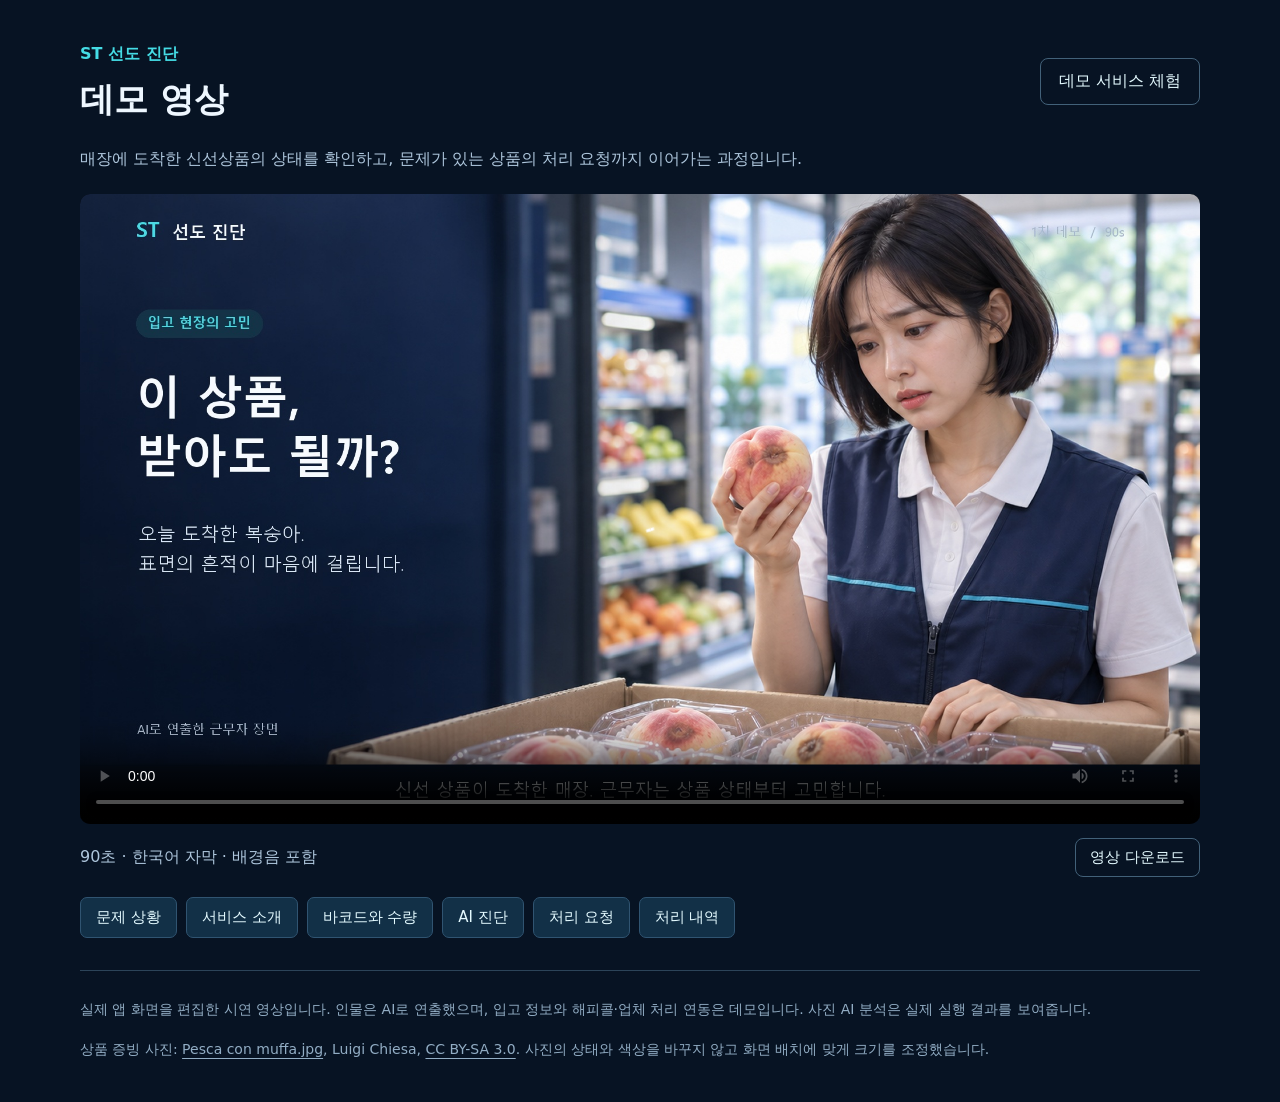
<file: demo/index.html>
<!doctype html>
<html lang="ko">
<head>
  <meta charset="utf-8">
  <meta name="viewport" content="width=device-width,initial-scale=1">
  <meta name="description" content="ST 선도 진단 데모. 신선상품 확인부터 처리 요청까지 이어지는 90초 영상을 확인하세요.">
  <title>ST 선도 진단 · 데모 영상</title>
  <link rel="stylesheet" href="demo.css">
  <script src="demo.js" defer></script>
</head>
<body>
<main>
  <header>
    <div><p class="eyebrow">ST 선도 진단</p><h1>데모 영상</h1></div>
    <a href="/">데모 서비스 체험</a>
  </header>
  <p class="intro">매장에 도착한 신선상품의 상태를 확인하고, 문제가 있는 상품의 처리 요청까지 이어가는 과정입니다.</p>
  <video id="film" controls playsinline preload="metadata" poster="poster.jpg" aria-label="ST 선도 진단 90초 데모 영상">
    <source src="ST-demo-v1.mp4" type="video/mp4">
    <track kind="captions" srclang="ko" label="한국어" src="ST-demo-v1.ko.vtt">
    이 브라우저에서는 영상을 재생할 수 없습니다. <a href="ST-demo-v1.mp4">영상 파일 열기</a>
  </video>
  <div class="video-meta"><span>90초 · 한국어 자막 · 배경음 포함</span><a href="ST-demo-v1.mp4" download>영상 다운로드</a></div>
  <nav class="chapters" aria-label="영상 장면 이동">
    <button data-time="0">문제 상황</button><button data-time="14">서비스 소개</button><button data-time="25">바코드와 수량</button><button data-time="40">AI 진단</button><button data-time="53">처리 요청</button><button data-time="72">처리 내역</button>
  </nav>
  <footer>
    <p>실제 앱 화면을 편집한 시연 영상입니다. 인물은 AI로 연출했으며, 입고 정보와 해피콜·업체 처리 연동은 데모입니다. 사진 AI 분석은 실제 실행 결과를 보여줍니다.</p>
    <p>상품 증빙 사진: <a href="https://commons.wikimedia.org/wiki/File:Pesca_con_muffa.jpg">Pesca con muffa.jpg</a>, Luigi Chiesa, <a href="https://creativecommons.org/licenses/by-sa/3.0/">CC BY-SA 3.0</a>. 사진의 상태와 색상을 바꾸지 않고 화면 배치에 맞게 크기를 조정했습니다.</p>
  </footer>
</main>
</body>
</html>
</file>
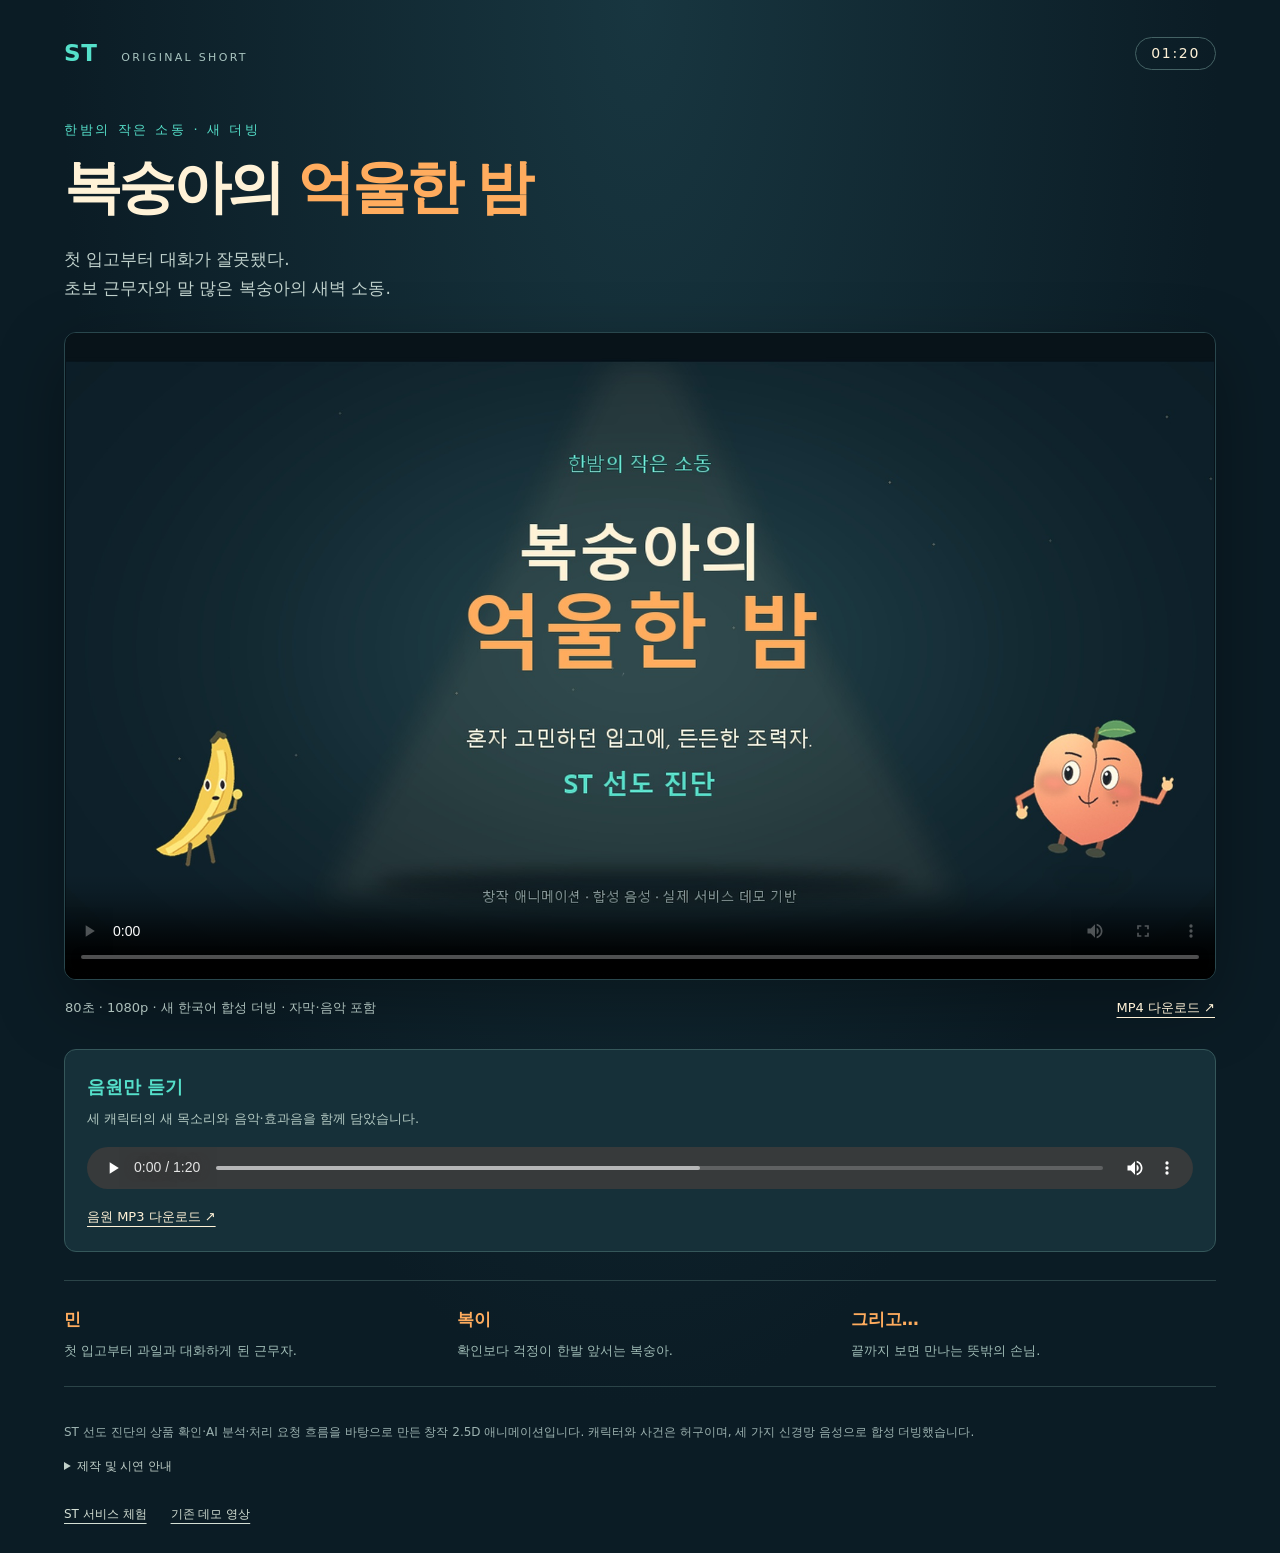
<file: film/index.html>
<!doctype html>
<html lang="ko">
<head>
  <meta charset="utf-8">
  <meta name="viewport" content="width=device-width,initial-scale=1">
  <meta name="theme-color" content="#0b1c25">
  <meta name="description" content="첫 입고부터 대화가 잘못됐다. 초보 근무자와 말 많은 복숭아의 새벽 소동을 그린 80초 애니메이션 단편.">
  <meta property="og:title" content="복숭아의 억울한 밤 — 80초 애니메이션">
  <meta property="og:description" content="초보 근무자 × 말하는 복숭아. 어느 편의점의 새벽에 벌어진 작은 소동.">
  <meta property="og:image" content="https://g23-eight.vercel.app/film/poster.jpg">
  <meta property="og:type" content="video.movie">
  <title>복숭아의 억울한 밤 · 새 한국어 더빙</title>
  <link rel="stylesheet" href="film.css">
</head>
<body>
<main>
  <header><a class="brand" href="/">ST <span>ORIGINAL SHORT</span></a><span class="runtime">01:20</span></header>
  <div class="intro"><p class="eyebrow">한밤의 작은 소동 · 새 더빙</p><h1>복숭아의 <em>억울한 밤</em></h1><p>첫 입고부터 대화가 잘못됐다.<br>초보 근무자와 말 많은 복숭아의 새벽 소동.</p></div>
  <video controls playsinline preload="metadata" poster="poster.jpg" aria-label="복숭아의 억울한 밤 80초 애니메이션 · 새 한국어 합성 더빙">
    <source src="ST-peach-film-natural-v2.mp4" type="video/mp4">
    <track kind="captions" srclang="ko" label="한국어" src="ST-peach-film-natural-v2.ko.vtt">
    <a href="ST-peach-film-natural-v2.mp4">영화 재생하기</a>
  </video>
  <div class="meta"><span>80초 · 1080p · 새 한국어 합성 더빙 · 자막·음악 포함</span><a href="ST-peach-film-natural-v2.mp4" download>MP4 다운로드 ↗</a></div>
  <section class="voice-listen" aria-label="더빙 음원">
    <div><h2>음원만 듣기</h2><p>세 캐릭터의 새 목소리와 음악·효과음을 함께 담았습니다.</p></div>
    <audio controls preload="metadata" aria-label="80초 한국어 합성 더빙 음원"><source src="ST-peach-natural-dub.mp3" type="audio/mpeg"></audio>
    <a href="ST-peach-natural-dub.mp3" download>음원 MP3 다운로드 ↗</a>
  </section>
  <div class="cast"><p><span>민</span>첫 입고부터 과일과 대화하게 된 근무자.</p><p><span>복이</span>확인보다 걱정이 한발 앞서는 복숭아.</p><p><span>그리고…</span>끝까지 보면 만나는 뜻밖의 손님.</p></div>
  <footer>
    <p>ST 선도 진단의 상품 확인·AI 분석·처리 요청 흐름을 바탕으로 만든 창작 2.5D 애니메이션입니다. 캐릭터와 사건은 허구이며, 세 가지 신경망 음성으로 합성 더빙했습니다.</p>
    <details><summary>제작 및 시연 안내</summary><p>오리지널 캐릭터·대본·애니메이션·음악·효과음. 배경 이미지: ImageGen. 기존 ST 결과물의 실제 데모 화면 일부를 사용했습니다. AI는 추가 확인을 안내하며, 최종 현장 확인은 근무자가 합니다. 영상 속 입고·해피콜·업체 처리 연동은 시연용입니다. 접수는 승인 완료를 의미하지 않습니다.</p><p>기존 시연 사진 출처: <a href="https://commons.wikimedia.org/wiki/File:Pesca_con_muffa.jpg">Pesca con muffa.jpg</a> · Luigi Chiesa · <a href="https://creativecommons.org/licenses/by-sa/3.0/">CC BY-SA 3.0</a>.</p></details>
    <nav><a href="/">ST 서비스 체험</a><a href="/demo/">기존 데모 영상</a></nav>
  </footer>
</main>
</body>
</html>
</file>
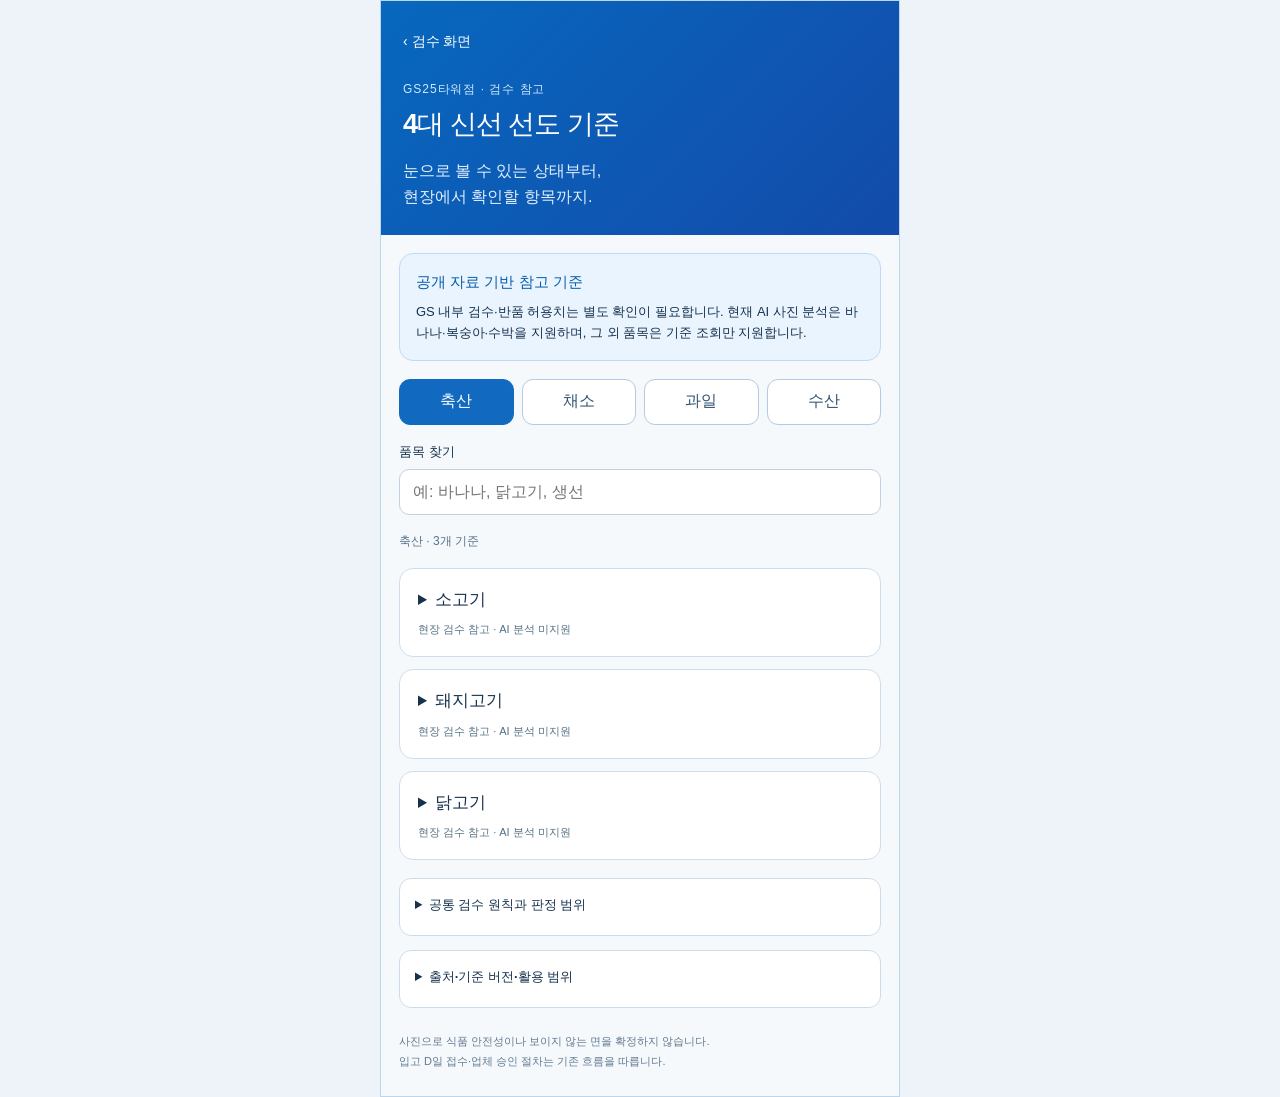
<file: freshness.html>
<!doctype html>
<html lang="ko"><head><meta charset="utf-8"><meta name="viewport" content="width=device-width,initial-scale=1"><title>4대 신선 선도 기준 · ST</title><link rel="stylesheet" href="./freshness.css"><script type="module" src="./freshness.js"></script></head>
<body><main><header><a id="back" href="./index.html">‹ 검수 화면</a><p class="eyebrow">GS25타워점 · 검수 참고</p><h1>4대 신선 선도 기준</h1><p>눈으로 볼 수 있는 상태부터,<br>현장에서 확인할 항목까지.</p></header>
<section class="intro"><strong>공개 자료 기반 참고 기준</strong><p>GS 내부 검수·반품 허용치는 별도 확인이 필요합니다. 현재 AI 사진 분석은 바나나·복숭아·수박을 지원하며, 그 외 품목은 기준 조회만 지원합니다.</p></section>
<nav aria-label="신선 분류" id="categories"></nav><section class="search"><label for="query">품목 찾기</label><input id="query" type="search" placeholder="예: 바나나, 닭고기, 생선" autocomplete="off"></section><p id="count" role="status"></p><section id="profiles" aria-label="품목별 선도 기준"></section>
<details class="common"><summary>공통 검수 원칙과 판정 범위</summary><div id="common"></div></details>
<details class="common"><summary>출처·기준 버전·활용 범위</summary><div id="provenance"></div><button id="download" type="button">기준 데이터 다운로드 (JSON)</button><p>모델 재학습용 정답 사진 데이터가 아닌, 출처가 연결된 참고 지식 데이터입니다.</p></details>
<footer>사진으로 식품 안전성이나 보이지 않는 면을 확정하지 않습니다.<br>입고 D일 접수·업체 승인 절차는 기존 흐름을 따릅니다.</footer></main></body></html>
</file>
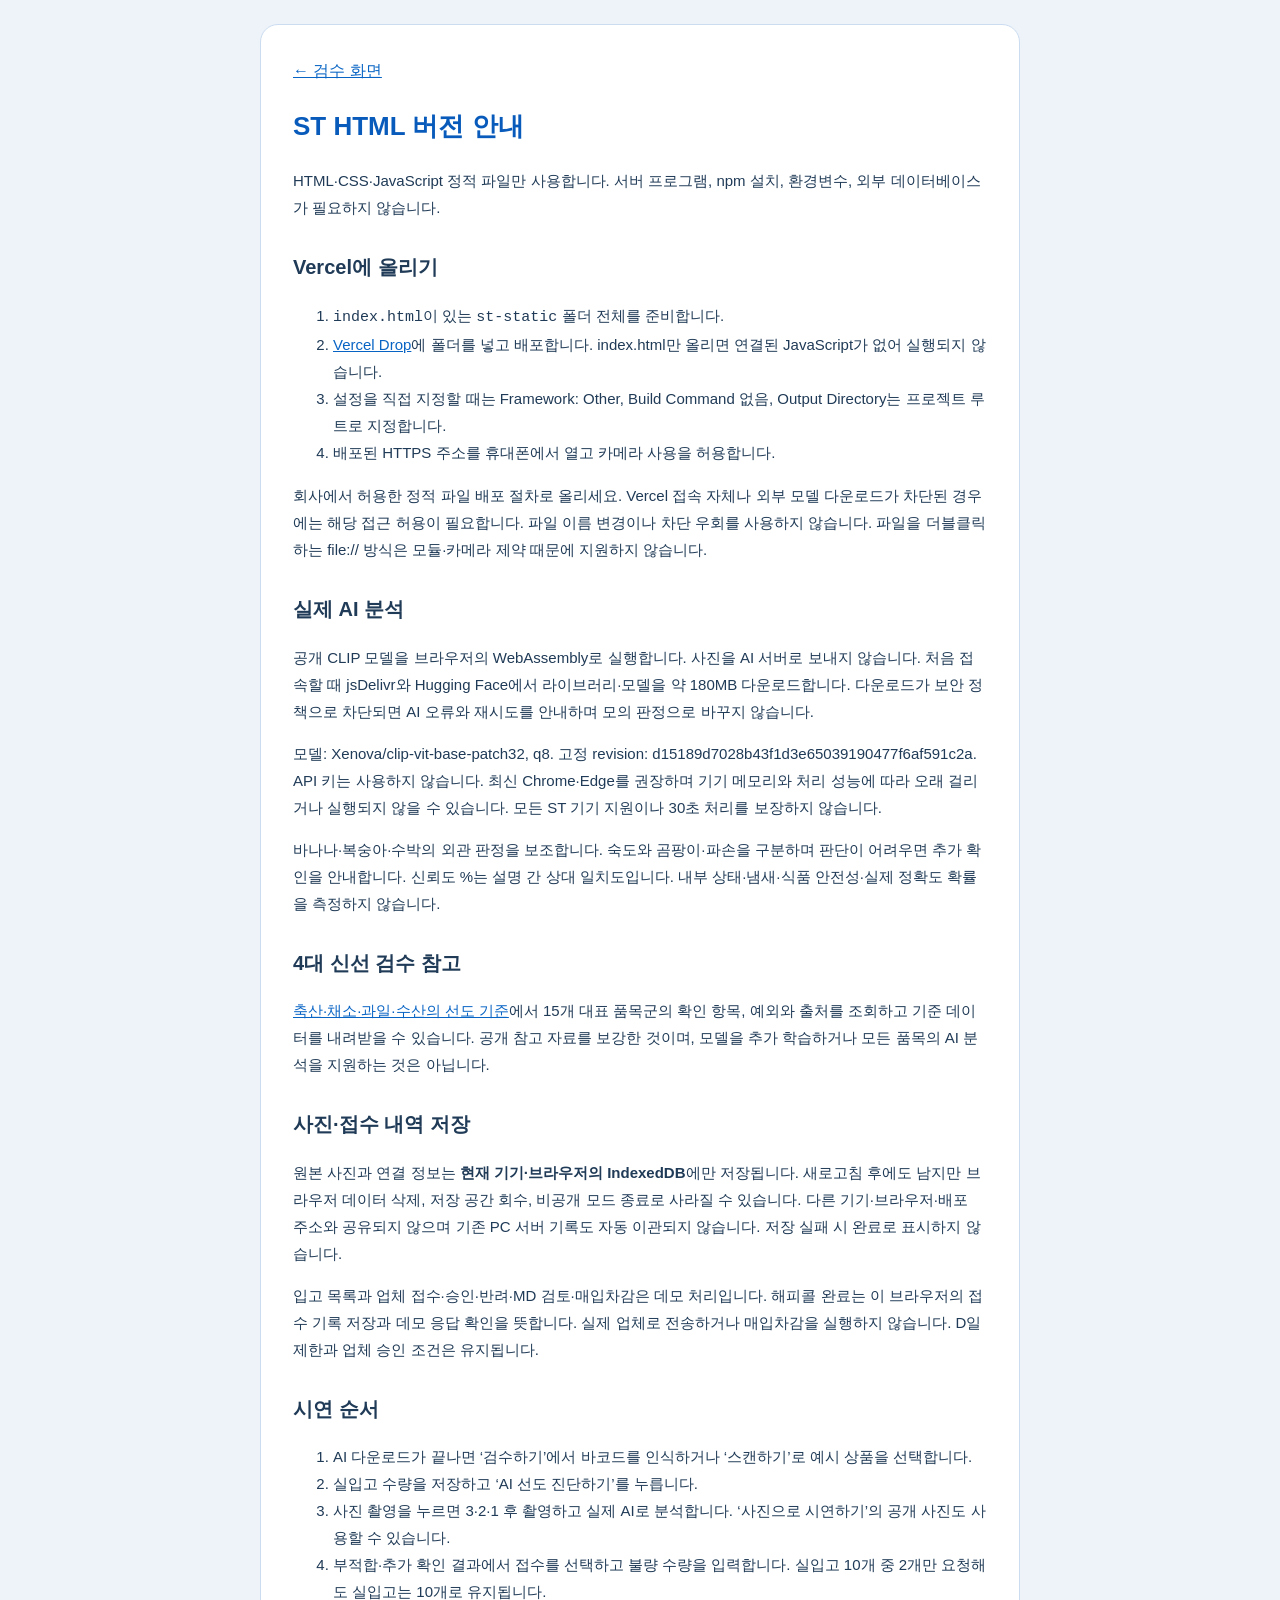
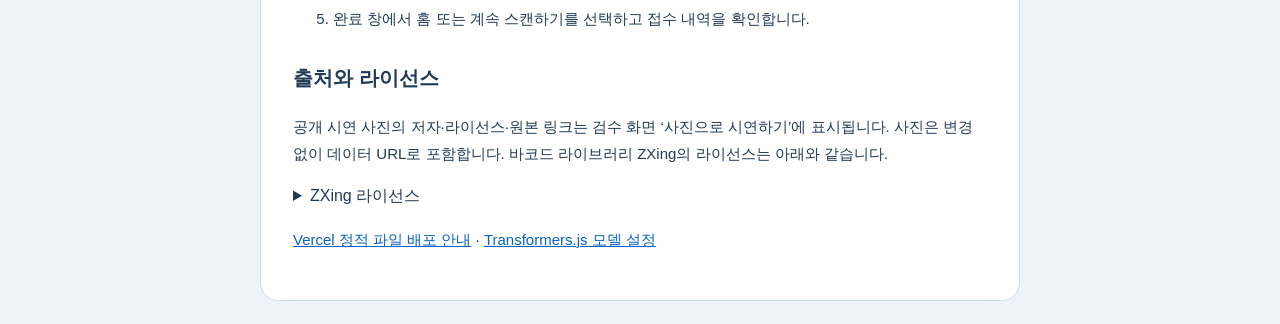
<file: guide.html>
<!doctype html><html lang="ko"><head><meta charset="utf-8"><meta name="viewport" content="width=device-width,initial-scale=1"><title>ST HTML 배포·저장 안내</title><link rel="stylesheet" href="./guide.css"></head><body><main>
<a href="./index.html">← 검수 화면</a><h1>ST HTML 버전 안내</h1>
<p>HTML·CSS·JavaScript 정적 파일만 사용합니다. 서버 프로그램, npm 설치, 환경변수, 외부 데이터베이스가 필요하지 않습니다.</p>
<h2>Vercel에 올리기</h2><ol><li><code>index.html</code>이 있는 <code>st-static</code> 폴더 전체를 준비합니다.</li><li><a href="https://vercel.com/drop" target="_blank" rel="noreferrer">Vercel Drop</a>에 폴더를 넣고 배포합니다. index.html만 올리면 연결된 JavaScript가 없어 실행되지 않습니다.</li><li>설정을 직접 지정할 때는 Framework: Other, Build Command 없음, Output Directory는 프로젝트 루트로 지정합니다.</li><li>배포된 HTTPS 주소를 휴대폰에서 열고 카메라 사용을 허용합니다.</li></ol>
<p>회사에서 허용한 정적 파일 배포 절차로 올리세요. Vercel 접속 자체나 외부 모델 다운로드가 차단된 경우에는 해당 접근 허용이 필요합니다. 파일 이름 변경이나 차단 우회를 사용하지 않습니다. 파일을 더블클릭하는 file:// 방식은 모듈·카메라 제약 때문에 지원하지 않습니다.</p>
<h2>실제 AI 분석</h2><p>공개 CLIP 모델을 브라우저의 WebAssembly로 실행합니다. 사진을 AI 서버로 보내지 않습니다. 처음 접속할 때 jsDelivr와 Hugging Face에서 라이브러리·모델을 약 180MB 다운로드합니다. 다운로드가 보안 정책으로 차단되면 AI 오류와 재시도를 안내하며 모의 판정으로 바꾸지 않습니다.</p>
<p>모델: Xenova/clip-vit-base-patch32, q8. 고정 revision: d15189d7028b43f1d3e65039190477f6af591c2a. API 키는 사용하지 않습니다. 최신 Chrome·Edge를 권장하며 기기 메모리와 처리 성능에 따라 오래 걸리거나 실행되지 않을 수 있습니다. 모든 ST 기기 지원이나 30초 처리를 보장하지 않습니다.</p>
<p>바나나·복숭아·수박의 외관 판정을 보조합니다. 숙도와 곰팡이·파손을 구분하며 판단이 어려우면 추가 확인을 안내합니다. 신뢰도 %는 설명 간 상대 일치도입니다. 내부 상태·냄새·식품 안전성·실제 정확도 확률을 측정하지 않습니다.</p>
<h2>4대 신선 검수 참고</h2><p><a href="./freshness.html">축산·채소·과일·수산의 선도 기준</a>에서 15개 대표 품목군의 확인 항목, 예외와 출처를 조회하고 기준 데이터를 내려받을 수 있습니다. 공개 참고 자료를 보강한 것이며, 모델을 추가 학습하거나 모든 품목의 AI 분석을 지원하는 것은 아닙니다.</p>
<h2>사진·접수 내역 저장</h2><p>원본 사진과 연결 정보는 <strong>현재 기기·브라우저의 IndexedDB</strong>에만 저장됩니다. 새로고침 후에도 남지만 브라우저 데이터 삭제, 저장 공간 회수, 비공개 모드 종료로 사라질 수 있습니다. 다른 기기·브라우저·배포 주소와 공유되지 않으며 기존 PC 서버 기록도 자동 이관되지 않습니다. 저장 실패 시 완료로 표시하지 않습니다.</p>
<p>입고 목록과 업체 접수·승인·반려·MD 검토·매입차감은 데모 처리입니다. 해피콜 완료는 이 브라우저의 접수 기록 저장과 데모 응답 확인을 뜻합니다. 실제 업체로 전송하거나 매입차감을 실행하지 않습니다. D일 제한과 업체 승인 조건은 유지됩니다.</p>
<h2>시연 순서</h2><ol><li>AI 다운로드가 끝나면 ‘검수하기’에서 바코드를 인식하거나 ‘스캔하기’로 예시 상품을 선택합니다.</li><li>실입고 수량을 저장하고 ‘AI 선도 진단하기’를 누릅니다.</li><li>사진 촬영을 누르면 3·2·1 후 촬영하고 실제 AI로 분석합니다. ‘사진으로 시연하기’의 공개 사진도 사용할 수 있습니다.</li><li>부적합·추가 확인 결과에서 접수를 선택하고 불량 수량을 입력합니다. 실입고 10개 중 2개만 요청해도 실입고는 10개로 유지됩니다.</li><li>완료 창에서 홈 또는 계속 스캔하기를 선택하고 접수 내역을 확인합니다.</li></ol>
<h2>출처와 라이선스</h2><p>공개 시연 사진의 저자·라이선스·원본 링크는 검수 화면 ‘사진으로 시연하기’에 표시됩니다. 사진은 변경 없이 데이터 URL로 포함합니다. 바코드 라이브러리 ZXing의 라이선스는 아래와 같습니다.</p><details><summary>ZXing 라이선스</summary><pre>                                 Apache License
                           Version 2.0, January 2004
                        http://www.apache.org/licenses/

   TERMS AND CONDITIONS FOR USE, REPRODUCTION, AND DISTRIBUTION

   1. Definitions.

      "License" shall mean the terms and conditions for use, reproduction,
      and distribution as defined by Sections 1 through 9 of this document.

      "Licensor" shall mean the copyright owner or entity authorized by
      the copyright owner that is granting the License.

      "Legal Entity" shall mean the union of the acting entity and all
      other entities that control, are controlled by, or are under common
      control with that entity. For the purposes of this definition,
      "control" means (i) the power, direct or indirect, to cause the
      direction or management of such entity, whether by contract or
      otherwise, or (ii) ownership of fifty percent (50%) or more of the
      outstanding shares, or (iii) beneficial ownership of such entity.

      "You" (or "Your") shall mean an individual or Legal Entity
      exercising permissions granted by this License.

      "Source" form shall mean the preferred form for making modifications,
      including but not limited to software source code, documentation
      source, and configuration files.

      "Object" form shall mean any form resulting from mechanical
      transformation or translation of a Source form, including but
      not limited to compiled object code, generated documentation,
      and conversions to other media types.

      "Work" shall mean the work of authorship, whether in Source or
      Object form, made available under the License, as indicated by a
      copyright notice that is included in or attached to the work
      (an example is provided in the Appendix below).

      "Derivative Works" shall mean any work, whether in Source or Object
      form, that is based on (or derived from) the Work and for which the
      editorial revisions, annotations, elaborations, or other modifications
      represent, as a whole, an original work of authorship. For the purposes
      of this License, Derivative Works shall not include works that remain
      separable from, or merely link (or bind by name) to the interfaces of,
      the Work and Derivative Works thereof.

      "Contribution" shall mean any work of authorship, including
      the original version of the Work and any modifications or additions
      to that Work or Derivative Works thereof, that is intentionally
      submitted to Licensor for inclusion in the Work by the copyright owner
      or by an individual or Legal Entity authorized to submit on behalf of
      the copyright owner. For the purposes of this definition, "submitted"
      means any form of electronic, verbal, or written communication sent
      to the Licensor or its representatives, including but not limited to
      communication on electronic mailing lists, source code control systems,
      and issue tracking systems that are managed by, or on behalf of, the
      Licensor for the purpose of discussing and improving the Work, but
      excluding communication that is conspicuously marked or otherwise
      designated in writing by the copyright owner as "Not a Contribution."

      "Contributor" shall mean Licensor and any individual or Legal Entity
      on behalf of whom a Contribution has been received by Licensor and
      subsequently incorporated within the Work.

   2. Grant of Copyright License. Subject to the terms and conditions of
      this License, each Contributor hereby grants to You a perpetual,
      worldwide, non-exclusive, no-charge, royalty-free, irrevocable
      copyright license to reproduce, prepare Derivative Works of,
      publicly display, publicly perform, sublicense, and distribute the
      Work and such Derivative Works in Source or Object form.

   3. Grant of Patent License. Subject to the terms and conditions of
      this License, each Contributor hereby grants to You a perpetual,
      worldwide, non-exclusive, no-charge, royalty-free, irrevocable
      (except as stated in this section) patent license to make, have made,
      use, offer to sell, sell, import, and otherwise transfer the Work,
      where such license applies only to those patent claims licensable
      by such Contributor that are necessarily infringed by their
      Contribution(s) alone or by combination of their Contribution(s)
      with the Work to which such Contribution(s) was submitted. If You
      institute patent litigation against any entity (including a
      cross-claim or counterclaim in a lawsuit) alleging that the Work
      or a Contribution incorporated within the Work constitutes direct
      or contributory patent infringement, then any patent licenses
      granted to You under this License for that Work shall terminate
      as of the date such litigation is filed.

   4. Redistribution. You may reproduce and distribute copies of the
      Work or Derivative Works thereof in any medium, with or without
      modifications, and in Source or Object form, provided that You
      meet the following conditions:

      (a) You must give any other recipients of the Work or
          Derivative Works a copy of this License; and

      (b) You must cause any modified files to carry prominent notices
          stating that You changed the files; and

      (c) You must retain, in the Source form of any Derivative Works
          that You distribute, all copyright, patent, trademark, and
          attribution notices from the Source form of the Work,
          excluding those notices that do not pertain to any part of
          the Derivative Works; and

      (d) If the Work includes a "NOTICE" text file as part of its
          distribution, then any Derivative Works that You distribute must
          include a readable copy of the attribution notices contained
          within such NOTICE file, excluding those notices that do not
          pertain to any part of the Derivative Works, in at least one
          of the following places: within a NOTICE text file distributed
          as part of the Derivative Works; within the Source form or
          documentation, if provided along with the Derivative Works; or,
          within a display generated by the Derivative Works, if and
          wherever such third-party notices normally appear. The contents
          of the NOTICE file are for informational purposes only and
          do not modify the License. You may add Your own attribution
          notices within Derivative Works that You distribute, alongside
          or as an addendum to the NOTICE text from the Work, provided
          that such additional attribution notices cannot be construed
          as modifying the License.

      You may add Your own copyright statement to Your modifications and
      may provide additional or different license terms and conditions
      for use, reproduction, or distribution of Your modifications, or
      for any such Derivative Works as a whole, provided Your use,
      reproduction, and distribution of the Work otherwise complies with
      the conditions stated in this License.

   5. Submission of Contributions. Unless You explicitly state otherwise,
      any Contribution intentionally submitted for inclusion in the Work
      by You to the Licensor shall be under the terms and conditions of
      this License, without any additional terms or conditions.
      Notwithstanding the above, nothing herein shall supersede or modify
      the terms of any separate license agreement you may have executed
      with Licensor regarding such Contributions.

   6. Trademarks. This License does not grant permission to use the trade
      names, trademarks, service marks, or product names of the Licensor,
      except as required for reasonable and customary use in describing the
      origin of the Work and reproducing the content of the NOTICE file.

   7. Disclaimer of Warranty. Unless required by applicable law or
      agreed to in writing, Licensor provides the Work (and each
      Contributor provides its Contributions) on an "AS IS" BASIS,
      WITHOUT WARRANTIES OR CONDITIONS OF ANY KIND, either express or
      implied, including, without limitation, any warranties or conditions
      of TITLE, NON-INFRINGEMENT, MERCHANTABILITY, or FITNESS FOR A
      PARTICULAR PURPOSE. You are solely responsible for determining the
      appropriateness of using or redistributing the Work and assume any
      risks associated with Your exercise of permissions under this License.

   8. Limitation of Liability. In no event and under no legal theory,
      whether in tort (including negligence), contract, or otherwise,
      unless required by applicable law (such as deliberate and grossly
      negligent acts) or agreed to in writing, shall any Contributor be
      liable to You for damages, including any direct, indirect, special,
      incidental, or consequential damages of any character arising as a
      result of this License or out of the use or inability to use the
      Work (including but not limited to damages for loss of goodwill,
      work stoppage, computer failure or malfunction, or any and all
      other commercial damages or losses), even if such Contributor
      has been advised of the possibility of such damages.

   9. Accepting Warranty or Additional Liability. While redistributing
      the Work or Derivative Works thereof, You may choose to offer,
      and charge a fee for, acceptance of support, warranty, indemnity,
      or other liability obligations and/or rights consistent with this
      License. However, in accepting such obligations, You may act only
      on Your own behalf and on Your sole responsibility, not on behalf
      of any other Contributor, and only if You agree to indemnify,
      defend, and hold each Contributor harmless for any liability
      incurred by, or claims asserted against, such Contributor by reason
      of your accepting any such warranty or additional liability.

   END OF TERMS AND CONDITIONS

   APPENDIX: How to apply the Apache License to your work.

      To apply the Apache License to your work, attach the following
      boilerplate notice, with the fields enclosed by brackets "[]"
      replaced with your own identifying information. (Don't include
      the brackets!)  The text should be enclosed in the appropriate
      comment syntax for the file format. We also recommend that a
      file or class name and description of purpose be included on the
      same "printed page" as the copyright notice for easier
      identification within third-party archives.

   Copyright [yyyy] [name of copyright owner]

   Licensed under the Apache License, Version 2.0 (the "License");
   you may not use this file except in compliance with the License.
   You may obtain a copy of the License at

       http://www.apache.org/licenses/LICENSE-2.0

   Unless required by applicable law or agreed to in writing, software
   distributed under the License is distributed on an "AS IS" BASIS,
   WITHOUT WARRANTIES OR CONDITIONS OF ANY KIND, either express or implied.
   See the License for the specific language governing permissions and
   limitations under the License.

========================================================================
jai-imageio
========================================================================

Copyright (c) 2005 Sun Microsystems, Inc.
Copyright © 2010-2014 University of Manchester
Copyright © 2010-2015 Stian Soiland-Reyes
Copyright © 2015 Peter Hull
All Rights Reserved.

Redistribution and use in source and binary forms, with or without
modification, are permitted provided that the following conditions
are met:

- Redistribution of source code must retain the above copyright
  notice, this list of conditions and the following disclaimer.

- Redistribution in binary form must reproduce the above copyright
  notice, this list of conditions and the following disclaimer in
  the documentation and/or other materials provided with the
  distribution.

Neither the name of Sun Microsystems, Inc. or the names of
contributors may be used to endorse or promote products derived
from this software without specific prior written permission.

This software is provided "AS IS," without a warranty of any
kind. ALL EXPRESS OR IMPLIED CONDITIONS, REPRESENTATIONS AND
WARRANTIES, INCLUDING ANY IMPLIED WARRANTY OF MERCHANTABILITY,
FITNESS FOR A PARTICULAR PURPOSE OR NON-INFRINGEMENT, ARE HEREBY
EXCLUDED. SUN MIDROSYSTEMS, INC. ("SUN") AND ITS LICENSORS SHALL
NOT BE LIABLE FOR ANY DAMAGES SUFFERED BY LICENSEE AS A RESULT OF
USING, MODIFYING OR DISTRIBUTING THIS SOFTWARE OR ITS
DERIVATIVES. IN NO EVENT WILL SUN OR ITS LICENSORS BE LIABLE FOR
ANY LOST REVENUE, PROFIT OR DATA, OR FOR DIRECT, INDIRECT, SPECIAL,
CONSEQUENTIAL, INCIDENTAL OR PUNITIVE DAMAGES, HOWEVER CAUSED AND
REGARDLESS OF THE THEORY OF LIABILITY, ARISING OUT OF THE USE OF OR
INABILITY TO USE THIS SOFTWARE, EVEN IF SUN HAS BEEN ADVISED OF THE
POSSIBILITY OF SUCH DAMAGES.

You acknowledge that this software is not designed or intended for
use in the design, construction, operation or maintenance of any
nuclear facility.
</pre></details>
<p><a href="https://vercel.com/changelog/vercel-drop" target="_blank" rel="noreferrer">Vercel 정적 파일 배포 안내</a> · <a href="https://huggingface.co/docs/transformers.js/v3.8.1/custom_usage" target="_blank" rel="noreferrer">Transformers.js 모델 설정</a></p>
</main></body></html>
</file>
<file: demo/demo.css>
:root{color-scheme:dark;font-family:"Malgun Gothic",system-ui,sans-serif;background:#071323;color:#eef7ff}*{box-sizing:border-box}body{margin:0}main{width:min(1120px,92vw);margin:40px auto}header{display:flex;align-items:center;justify-content:space-between;gap:24px}.eyebrow{margin:0 0 10px;color:#45dce5;font-weight:700}h1{font-size:clamp(24px,4vw,34px);margin:0}h2{font-size:24px;margin:0 0 8px}p{line-height:1.7;color:#aec6dc;font-size:16px}.intro{margin:22px 0}a{color:#e4faff;text-underline-offset:4px}header>a,.primary,.video-meta>a{display:inline-block;border:1px solid #426179;border-radius:8px;padding:12px 18px;text-decoration:none;white-space:nowrap}a:hover,button:hover{color:#45dce5;border-color:#45dce5}a:focus-visible,button:focus-visible{outline:3px solid #45dce5;outline-offset:4px}video{display:block;width:100%;aspect-ratio:16/9;background:#000;border-radius:10px}.video-meta{display:flex;justify-content:space-between;align-items:center;gap:16px;margin:14px 0;color:#aec6dc}.video-meta>a{font-size:15px;padding:9px 14px}.chapters{display:flex;flex-wrap:wrap;gap:9px;margin:20px 0 32px}button{font:inherit;font-size:15px;color:#e4faff;background:#123047;border:1px solid #305471;border-radius:7px;padding:10px 15px;cursor:pointer}.presentation{display:flex;align-items:center;justify-content:space-between;gap:24px;border-top:1px solid #2c4459;padding:28px 0}.presentation p{margin:0}.primary{background:#45dce5;color:#071323;font-weight:700;border-color:#45dce5}.primary:hover{background:#8debf0;color:#071323}footer{border-top:1px solid #2c4459;padding-top:12px}footer p{font-size:14px;line-height:1.8;color:#92adc4}footer a{color:inherit}@media(max-width:600px){main{margin:24px auto}header{align-items:flex-start;flex-direction:column;gap:16px}.intro{font-size:16px}.video-meta{align-items:flex-start;flex-direction:column}.presentation{align-items:flex-start;flex-direction:column}header>a,.primary{white-space:normal}.chapters{gap:8px}button{padding:10px 12px}}
</file>
<file: film/film.css>
:root{color-scheme:dark;--ink:#0b1c25;--cream:#fff2d7;--peach:#ffac5e;--mint:#55e0ca}
*{box-sizing:border-box}body{margin:0;background:radial-gradient(ellipse at 50% 0,#183640 0,var(--ink) 64%);color:var(--cream);font:16px/1.7 system-ui,"Malgun Gothic",sans-serif}main{max-width:1220px;padding:34px 34px 28px;margin:auto}a{color:inherit;text-underline-offset:5px}header{display:flex;justify-content:space-between;align-items:center}.brand{text-decoration:none;font-size:23px;font-weight:800;letter-spacing:.03em;color:var(--mint)}.brand span{font-size:11px;letter-spacing:.21em;margin-left:15px;color:#a9c5c0;font-weight:500}.runtime{border:1px solid #446264;padding:4px 15px;border-radius:30px;font-size:14px;letter-spacing:.12em}.intro{padding:46px 0 29px}.eyebrow{font-size:13px;letter-spacing:.2em;color:var(--mint);margin:0 0 10px}h1{font-size:clamp(30px,4.5vw,58px);letter-spacing:-.065em;line-height:1.3;margin:0 0 19px}h1 em{color:var(--peach);font-style:normal}.intro>p:last-child{margin:0;color:#bfd0cb;font-size:17px}video{display:block;width:100%;aspect-ratio:16/9;background:#071219;box-shadow:0 24px 70px #0005;border-radius:12px;border:1px solid #29474d}.meta{display:flex;justify-content:space-between;gap:20px;align-items:center;padding:17px 1px 30px;font-size:13px;color:#acbfba}.meta a{color:var(--cream)}.cast{display:grid;grid-template-columns:repeat(3,1fr);gap:28px;border-block:1px solid #2b4448;padding:24px 0}.cast p{margin:0;color:#9fbbb5;font-size:13px}.cast span{display:block;color:var(--peach);font-weight:700;font-size:17px;margin-bottom:6px}footer{font-size:12px;color:#9cb2b0;line-height:1.85;padding-top:22px}footer>p{max-width:980px}details{margin-top:12px}summary{cursor:pointer;color:#c1d0c9}nav{display:flex;gap:24px;margin-top:26px;color:#d4dfd4}@media(max-width:650px){main{padding:22px 18px}.intro{padding-top:33px}.meta{align-items:flex-start;flex-direction:column;gap:9px}.cast{grid-template-columns:1fr;gap:20px}.brand span{font-size:9px;letter-spacing:.15em}video{border-radius:7px}}

.voice-listen{margin:0 0 28px;padding:22px;border:1px solid #35575a;border-radius:12px;background:#163039}.voice-listen h2{font-size:18px;margin:0 0 5px;color:var(--mint)}.voice-listen p{margin:0 0 17px;font-size:13px;color:#b3c9c2}.voice-listen audio{display:block;width:100%;height:42px;margin-bottom:13px}.voice-listen>a{font-size:13px;color:var(--cream)}
</file>
<file: freshness.css>
:root{font-family:Arial,'Malgun Gothic',sans-serif;color:#17324d;background:#edf3f9;font-synthesis:none}*{box-sizing:border-box}body{margin:0}main{max-width:520px;margin:auto;min-height:100vh;background:#f6f9fc;border:1px solid #bdd6ee}header{background:linear-gradient(135deg,#0768be,#134baa);color:white;padding:24px 22px 26px}header a{color:#fff;text-decoration:none;font-size:14px;display:inline-block;padding:8px 0}.eyebrow{font-size:12px;letter-spacing:.08em;color:#d1e8ff;margin:22px 0 8px}h1{font-size:27px;letter-spacing:-1px;margin:0}header>p:last-child{line-height:1.6;color:#e2f0ff;margin-bottom:0}.intro{margin:18px;padding:16px;border:1px solid #bedafa;border-radius:14px;background:#eaf4ff;font-size:13px;line-height:1.65}.intro strong{color:#075da9;font-size:15px}.intro p{margin:6px 0 0}nav{display:grid;grid-template-columns:repeat(4,1fr);gap:8px;margin:18px}button,input{font:inherit}nav button{min-height:46px;border:1px solid #b4cbe4;border-radius:11px;background:white;color:#315372;font-weight:700;cursor:pointer}nav button[aria-pressed=true]{background:#126ac0;border-color:#126ac0;color:white}.search{margin:18px;display:grid;gap:8px}.search label{font-size:13px;font-weight:bold}input{width:100%;padding:13px;border:1px solid #c0d2e4;border-radius:10px;background:white;color:#17324d}button:focus-visible,input:focus-visible,a:focus-visible,summary:focus-visible{outline:3px solid #f29a24;outline-offset:3px}#count{font-size:12px;color:#55718b;margin:18px}#profiles{display:grid;gap:12px;margin:0 18px 18px}.profile{border:1px solid #cedeee;border-radius:14px;background:#fff;overflow:hidden}summary{cursor:pointer;min-height:48px}.profile summary{padding:18px;line-height:1.55}.profile summary strong{font-size:17px}.badge{display:block;margin:8px 0 0;font-size:11px;font-weight:normal;color:#547185}.badge.active{color:#0966b4}.body{padding:0 18px 18px;font-size:13px;line-height:1.7}.scope{color:#577089;border-bottom:1px solid #e2eaf3;padding-bottom:12px}.body h3{font-size:14px;margin:17px 0 7px}.body ul,.common ul{padding-left:18px;margin:6px 0}.body li,.common li{margin:5px 0}.exceptions{padding:10px 12px;border-radius:9px;background:#fff6e5;color:#70521f}.sources a{color:#0969b7;text-decoration:underline;display:block;margin:7px 0;overflow-wrap:anywhere}.common{margin:14px 18px;background:white;border:1px solid #cbdced;border-radius:12px;padding:15px;font-size:13px;line-height:1.7}.common summary{min-height:26px;font-weight:bold}.common h3{font-size:14px}.common p{margin:10px 0}.common button{background:#116abe;color:white;border:0;border-radius:9px;padding:12px;cursor:pointer;width:100%;margin-top:12px}footer{margin:24px 18px;font-size:11px;line-height:1.8;color:#627a91}.empty{padding:24px 10px;text-align:center;color:#55718b}
</file>
<file: guide.css>
*{box-sizing:border-box}body{margin:0;background:#edf3f9;color:#203b57;font-family:Arial,"Malgun Gothic",sans-serif;line-height:1.8}main{max-width:760px;margin:24px auto;background:white;border:1px solid #cbdcf1;border-radius:18px;padding:32px}h1{font-size:26px;color:#095bbb}h2{font-size:20px;margin-top:28px}p,li{font-size:15px}a{color:#0864c4}pre{white-space:pre-wrap;font-size:12px;overflow-wrap:anywhere}code{overflow-wrap:anywhere}@media(max-width:600px){main{margin:8px;padding:20px}}
</file>
